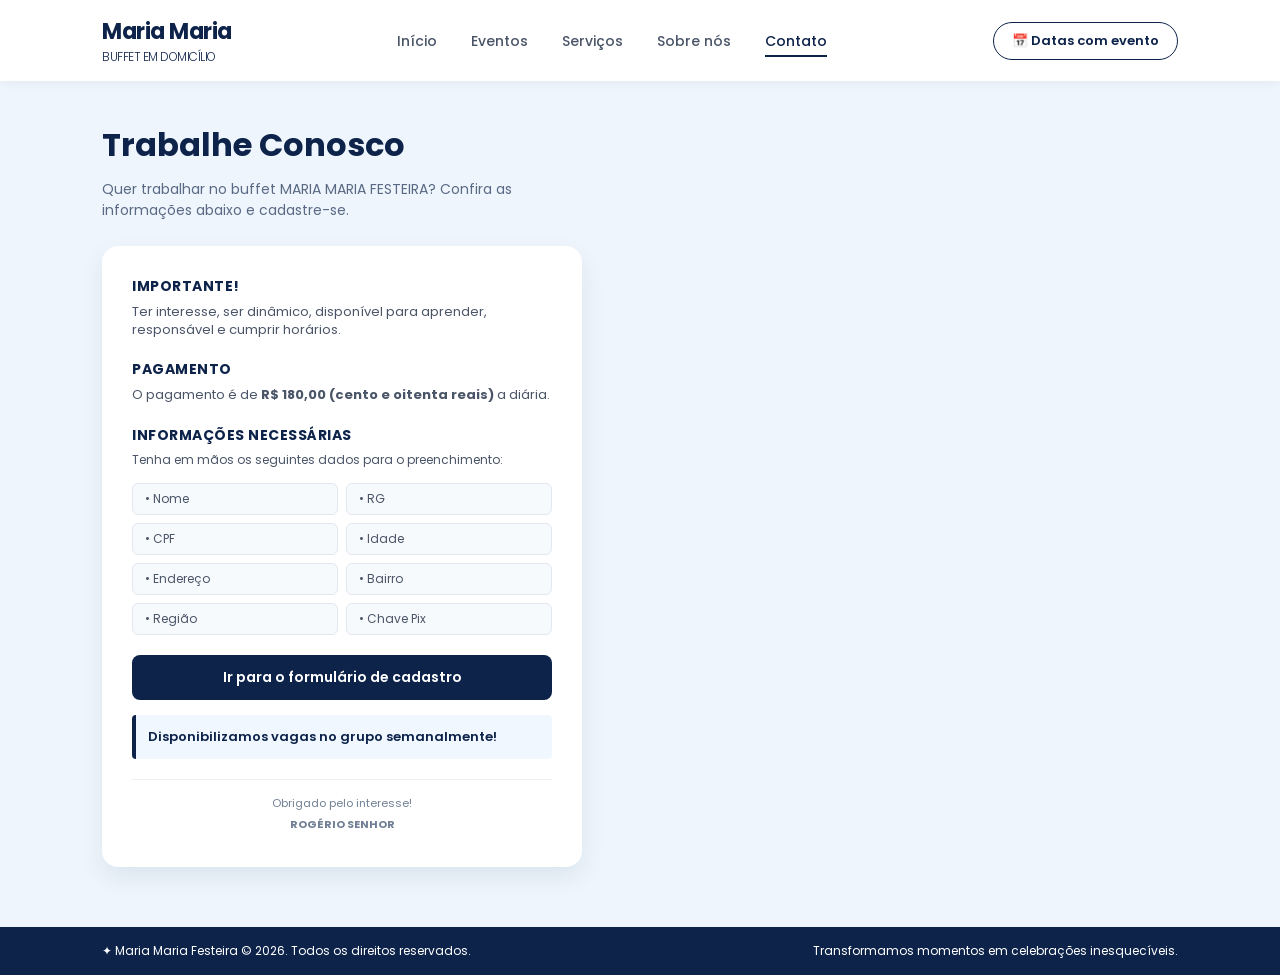
<file: index.html>
<!DOCTYPE html>
<html lang="pt-BR">
<head>
    <meta charset="UTF-8">
    <meta name="viewport" content="width=device-width, initial-scale=1.0">
    <title>Trabalhe Conosco - Maria Maria Festeira</title>
    <link rel="icon" href="favicon.ico"/>
    <link rel="preconnect" href="https://fonts.googleapis.com">
    <link rel="preconnect" href="https://fonts.gstatic.com" crossorigin>
    <link href="https://fonts.googleapis.com/css2?family=Poppins:wght@300;400;600;700&display=swap" rel="stylesheet">
    <link rel="stylesheet" href="estilos/regras.css">
</head>
<body>

    <!-- Header / Navbar estilo a imagem -->
    <header>
        <div class="logo">Maria Maria <span style="font-size: 12px; display: block; font-weight: 300;">BUFFET EM DOMICÍLIO</span></div>
        <nav>
            <a href="#">Início</a>
            <a href="#">Eventos</a>
            <a href="#">Serviços</a>
            <a href="#">Sobre nós</a>
            <a href="#" class="active">Contato</a>
        </nav>
        <a href="vagas.html" class="btn-header">📅 Datas com evento</a>
    </header>

    <!-- Conteúdo principal -->
    <div class="main-container">
        <div class="content-section">
            <h1 class="title-hero">Trabalhe Conosco</h1>
            <p class="subtitle-hero">Quer trabalhar no buffet MARIA MARIA FESTEIRA? Confira as informações abaixo e cadastre-se.</p>

            <div class="card">
                <div class="info-block">
                    <h3>Importante!</h3>
                    <p>Ter interesse, ser dinâmico, disponível para aprender, responsável e cumprir horários.</p>
                </div>

                <div class="info-block">
                    <h3>Pagamento</h3>
                    <p>O pagamento é de <strong>R$ 180,00 (cento e oitenta reais)</strong> a diária.</p>
                </div>

                <div class="info-block">
                    <h3>Informações Necessárias</h3>
                    <p style="font-size: 12px;">Tenha em mãos os seguintes dados para o preenchimento:</p>
                    <ul class="fields-list">
                        <li>• Nome</li>
                        <li>• RG</li>
                        <li>• CPF</li>
                        <li>• Idade</li>
                        <li>• Endereço</li>
                        <li>• Bairro</li>
                        <li>• Região</li>
                        <li>• Chave Pix</li>
                    </ul>
                </div>

                <a href="formulario.html" class="btn-submit">Ir para o formulário de cadastro</a>

                <div class="highlight-box">
                    Disponibilizamos vagas no grupo semanalmente!
                </div>

                <div class="card-footer">
                    <p>Obrigado pelo interesse!</p>
                    <p class="signature">ROGÉRIO SENHOR</p>
                </div>
            </div>
        </div>

        <div class="image-section"></div>
    </div>

    <!-- Rodapé -->
    <footer>
        <div>✦ Maria Maria Festeira © 2026. Todos os direitos reservados.</div>
        <div>Transformamos momentos em celebrações inesquecíveis.</div>
    </footer>

</body>
</html>
</file>
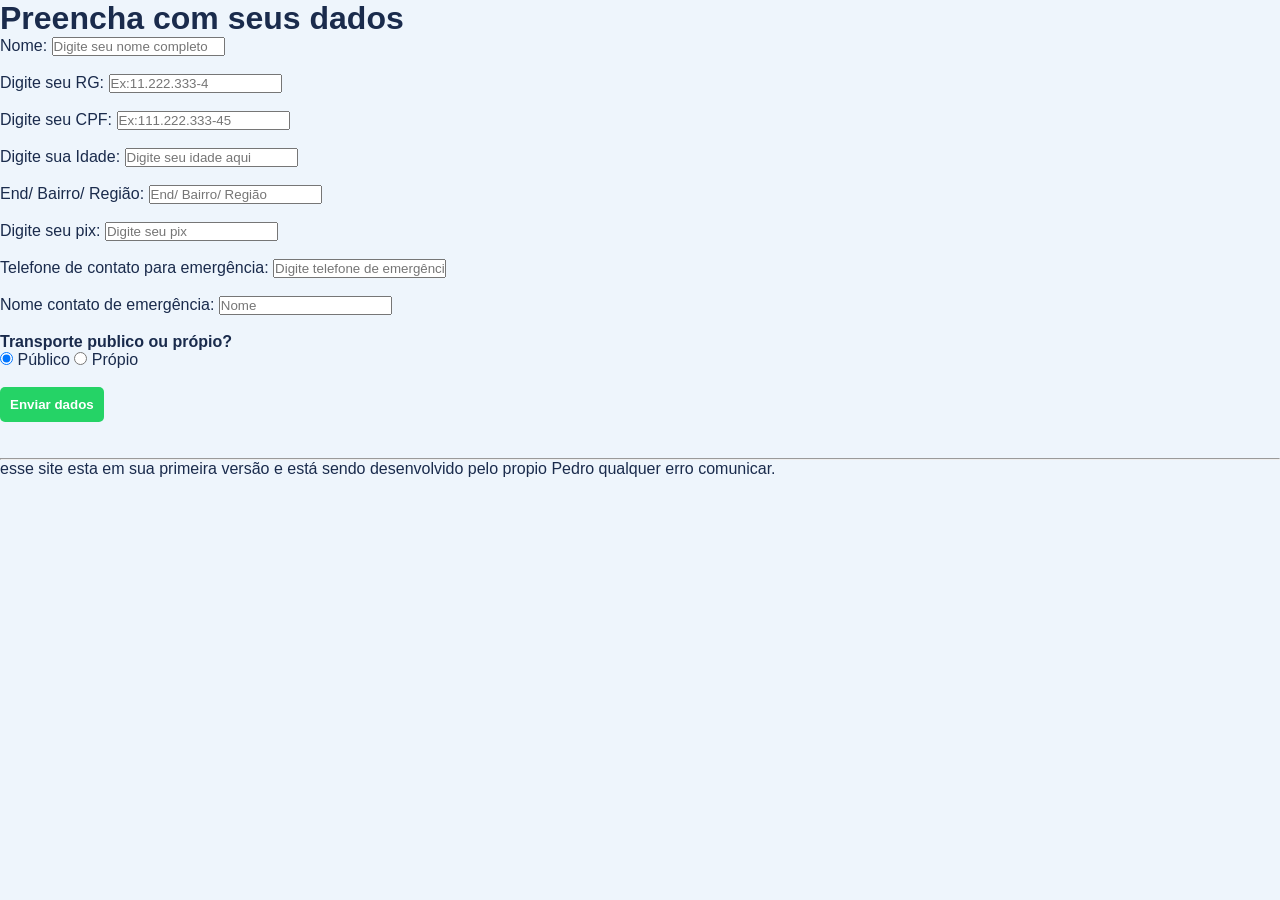
<file: formulario.html>
<!DOCTYPE html>
<html lang="en">
<head>
    <meta charset="UTF-8">
    <meta name="viewport" content="width=device-width, initial-scale=1.0">
    <title>Form maria maria</title>
    <link rel="icon" href="favicon.ico"/>
   <link rel="stylesheet" href="estilos/form_t.css">
</head>
<body>
    
    <h1>Preencha com seus dados</h1> 
    <form>
        <!--Formulario de Nome -->
        <label for="campo_nome">Nome:</label>
        <input id="campo_nome" type="text" placeholder="Digite seu nome completo" required><br><br>
        
        <!--Formulario de RG-->
        <label for="campo_rg">Digite seu RG:</label>
        <input id="campo_rg" type="text" placeholder="Ex:11.222.333-4" required><br><br>
        
        <!--Formulario de cpf -->
        <label for="campo_cpf">Digite seu CPF:</label>
        <input id="campo_cpf" type="text" placeholder="Ex:111.222.333-45" required><br><br>
        
        <!--Formulario de Idade -->
        <label for="campo_idade">Digite sua Idade:</label>
        <input id="campo_idade" type="text" placeholder="Digite seu idade aqui" required><br><br>
        
        <!--Formulario de endereço -->
        <label for="campo_end">End/ Bairro/ Região:</label>
        <input id="campo_end" type="text" placeholder="End/ Bairro/ Região" required><br><br>
        
        <!--Formulario de pix -->
        <label for="campo_pix">Digite seu pix:</label>
        <input id="campo_pix" type="text" placeholder="Digite seu pix" required><br><br>

        <!--Formulario de Telefone para contato -->
        <label for="campo_contato">Telefone de contato para emergência:</label>
        <input id="campo_contato" type="text" placeholder="Digite telefone de emergência" required><br><br>

         <!--Formulario de nome do contato -->
        <label for="campo_name_contato">Nome contato de emergência:</label>
        <input id="campo_name_contato" type="text" placeholder="Nome" required><br><br>

        <!--escolha de transporte publico ou propio-->
        <p><strong>Transporte publico ou própio?</strong></p>
        <input type="radio" id="op_pub" name="saudacao" value="Público" checked>
        <label for="op_pub">Público</label>

        <input type="radio" id="op_priv" name="saudacao" value="Própio">
        <label for="op_priv">Própio</label>
        <br><br>
        <!--botao para envio-->
        <button type="button" onclick="enviarParaWhatsapp()" style="background-color: #25D366; color: white; padding: 10px; border: none; border-radius: 5px; cursor: pointer; font-weight: bold;">
            Enviar dados
        </button>
        
    </form>
    <script>
function enviarParaWhatsapp() {
    // 1. Pega os valores dos campos
    const nome = document.getElementById('campo_nome').value;
    const rg = document.getElementById('campo_rg').value;
    const cpf = document.getElementById('campo_cpf').value;
    const idade = document.getElementById('campo_idade').value;
    const endereco = document.getElementById('campo_end').value;
    const pix = document.getElementById('campo_pix').value;
    const contato = document.getElementById('campo_contato').value;
    const name = document.getElementById('campo_name_contato').value;

    if (nome === "" || rg === "" || cpf === "" || idade === "" || endereco === "" || pix === "") {
        alert("Por favor, preencha todos os campos antes de enviar!");
        return 0;} // Isso faz a função parar aqui e não abre o WhatsApp

    // --- NOVA LINHA PARA PEGAR A ESCOLHA ---
    // Ele procura qual input com o nome 'saudacao' está marcado (:checked)
    const saudacao = document.querySelector('input[name="saudacao"]:checked').value;

    // 2. Define o seu número de WhatsApp (55 + DDD + Numero)
    const meuNumero = "5511974723501"; 

    // 3. Monta a mensagem (o \n serve para quebrar a linha no WhatsApp)
    const mensagem = "Olá! Seguem meus dados:\n\n" +
                     "*Nome:* " + nome + "\n" +
                     "*RG:* " + rg + "\n" +
                     "*CPF:* " + cpf + "\n" +
                     "*Idade:* " + idade + "\n" +
                     "*Endereço:* " + endereco + "\n" +
                     "*Pix:* " + pix + "\n" +
                     "*Telefone para contato:* " + contato + "\n" +
                     "*Nome:* " + name + "\n" +
                     "*Transporte publico ou própio?:* " + saudacao;

    // 4. Codifica a mensagem para o formato de link (URL)
    const mensagemCodificada = encodeURIComponent(mensagem);

    // 5. Abre o link do WhatsApp em uma nova aba
    window.open("https://wa.me/" + meuNumero + "?text=" + mensagemCodificada, "_blank");
}
</script><br><br>
<hr>
<p>esse site esta em sua primeira versão e está sendo desenvolvido pelo propio Pedro qualquer erro comunicar.</p>
</body>
</html>
</file>
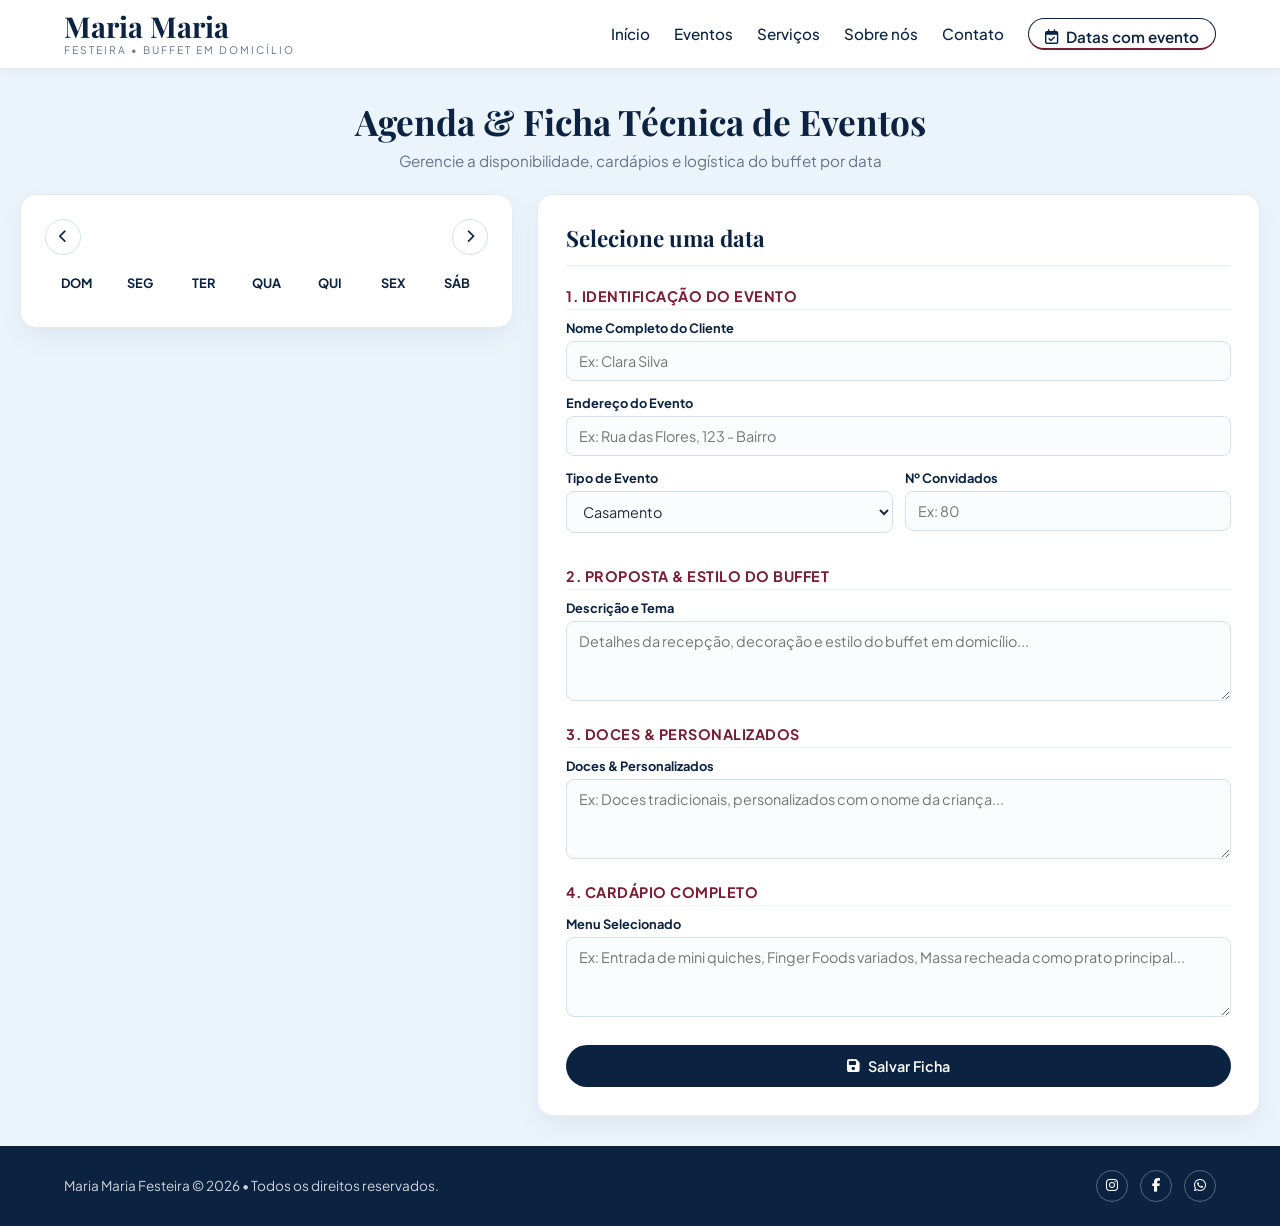
<file: vagas.html>
<!DOCTYPE html>
<html lang="pt-BR">
<head>
  <meta charset="UTF-8" />
  <meta name="viewport" content="width=device-width, initial-scale=1.0" />
  <title>Maria Maria Festeira - Gestão de Eventos</title>
  
  <!-- Fontes Google -->
  <link rel="preconnect" href="https://fonts.googleapis.com">
  <link rel="preconnect" href="https://fonts.gstatic.com" crossorigin>
  <link href="https://fonts.googleapis.com/css2?family=Playfair+Display:ital,wght@0,500;0,700;1,400&family=Plus+Jakarta+Sans:wght@400;500;600;700&display=swap" rel="stylesheet">
  <link rel="stylesheet" href="estilos/calendario.css">
  <!-- Ícones FontAwesome -->
  <link rel="stylesheet" href="https://cdnjs.cloudflare.com/ajax/libs/font-awesome/6.4.0/css/all.min.css">
</head>
<body>

  <!-- BARRA DE NAVEGAÇÃO -->
  <nav class="navbar">
    <a href="#" class="brand-logo">
      <span class="logo-title">Maria Maria</span>
      <span class="logo-subtitle">Festeira • Buffet em Domicílio</span>
    </a>
    <ul class="nav-menu">
      <li><a href="#">Início</a></li>
      <li><a href="#">Eventos</a></li>
      <li><a href="#">Serviços</a></li>
      <li><a href="#">Sobre nós</a></li>
      <li><a href="#">Contato</a></li>
      <li><a href="#" class="btn-nav-action active"><i class="fa-regular fa-calendar-check"></i> Datas com evento</a></li>
    </ul>
  </nav>

  <!-- CONTEÚDO PRINCIPAL -->
  <div class="main-wrapper">
    <div class="page-title-box">
      <h1>Agenda & Ficha Técnica de Eventos</h1>
      <p>Gerencie a disponibilidade, cardápios e logística do buffet por data</p>
    </div>

    <div class="app-container">
      <!-- CALENDÁRIO -->
      <div class="calendar-card">
        <div class="calendar-header">
          <button id="prevBtn"><i class="fa-solid fa-chevron-left"></i></button>
          <h2 id="monthYear"></h2>
          <button id="nextBtn"><i class="fa-solid fa-chevron-right"></i></button>
        </div>
        <div class="weekdays">
          <div>Dom</div><div>Seg</div><div>Ter</div><div>Qua</div><div>Qui</div><div>Sex</div><div>Sáb</div>
        </div>
        <div class="days-grid" id="daysGrid"></div>
      </div>

      <!-- FICHA TÉCNICA DETALHADA -->
      <div class="details-card">
        <div class="details-header">
          <h3 id="selectedDateTitle">Selecione uma data</h3>
        </div>

        <div class="event-tabs" id="eventTabsContainer" style="display: none;"></div>

        <form id="detailedForm">
          <!-- 1. Identificação -->
          <div class="section-title">1. Identificação do Evento</div>
          
          <div class="form-group">
            <label>Nome Completo do Cliente</label>
            <input type="text" id="clientName" placeholder="Ex: Clara Silva" required />
          </div>

          <div class="form-group">
            <label>Endereço do Evento</label>
            <input type="text" id="eventAddress" placeholder="Ex: Rua das Flores, 123 - Bairro" />
          </div>

          <div class="row">
            <div class="form-group">
              <label>Tipo de Evento</label>
              <select id="eventType">
                <option value="Casamento">Casamento</option>
                <option value="Aniversário">Aniversário</option>
                <option value="Corporativo">Corporativo</option>
                <option value="Outro">Outro</option>
              </select>
            </div>
            <div class="form-group">
              <label>Nº Convidados</label>
              <input type="number" id="guestCount" placeholder="Ex: 80" />
            </div>
          </div>

          <!-- 2. Descrição -->
          <div class="section-title">2. Proposta & Estilo do Buffet</div>
          <div class="form-group">
            <label>Descrição e Tema</label>
            <textarea id="eventDescription" placeholder="Detalhes da recepção, decoração e estilo do buffet em domicílio..."></textarea>
          </div>

          <!-- 3. Cronograma -->
          <div class="section-title">3. Doces & Personalizados</div>
          <div class="form-group">
            <label>Doces & Personalizados</label>
            <textarea id="eventSchedule" placeholder="Ex: Doces tradicionais, personalizados com o nome da criança..."></textarea>
          </div>

          <!-- 4. Cardápio -->
          <div class="section-title">4. Cardápio Completo</div>
          <div class="form-group">
            <label>Menu Selecionado</label>
            <textarea id="menuDetailed" placeholder="Ex: Entrada de mini quiches, Finger Foods variados, Massa recheada como prato principal..."></textarea>
          </div>

          <div class="actions">
            <button type="submit" class="btn btn-save"><i class="fa-solid fa-floppy-disk"></i> Salvar Ficha</button>
            <button type="button" class="btn btn-print" id="printBtn" style="display: none;"><i class="fa-solid fa-print"></i> PDF / Imprimir</button>
            <button type="button" class="btn btn-delete" id="deleteBtn" style="display: none;"><i class="fa-solid fa-trash-can"></i> Excluir</button>
          </div>
        </form>
      </div>
    </div>
  </div>

  <!-- RODAPÉ -->
  <footer class="footer">
    <div class="footer-left">
      <span>Maria Maria Festeira © 2026 • Todos os direitos reservados.</span>
    </div>
    <div class="footer-socials">
      <a href="#"><i class="fa-brands fa-instagram"></i></a>
      <a href="#"><i class="fa-brands fa-facebook-f"></i></a>
      <a href="#"><i class="fa-brands fa-whatsapp"></i></a>
    </div>
  </footer>

  <!-- SCRIPT EXTERNO NA PASTA JS -->
  <script>
let currentDate = new Date();
let selectedDateKey = "";
let activeEventIndex = null;
let events = {};

const monthYearElem = document.getElementById('monthYear');
const daysGrid = document.getElementById('daysGrid');
const selectedDateTitle = document.getElementById('selectedDateTitle');
const eventTabsContainer = document.getElementById('eventTabsContainer');
const detailedForm = document.getElementById('detailedForm');
const deleteBtn = document.getElementById('deleteBtn');
const printBtn = document.getElementById('printBtn');

// Funções auxiliares para leitura/preenchimento seguro dos inputs
function getValue(id) {
  const el = document.getElementById(id);
  return el ? el.value : '';
}

function setValue(id, val) {
  const el = document.getElementById(id);
  if (el) el.value = val || '';
}

// Limpa quebras de linha excessivas mantendo apenas 1 entre parágrafos
function limparQuebrasExcessivas(texto) {
  if (!texto) return '';
  return texto.replace(/\n\s*\n+/g, '\n').trim();
}

// CARREGAR EVENTOS DO BANCO
function carregarEventosDoBanco() {
  fetch('P_H_P/buscar_eventos.php')
    .then(res => res.json())
    .then(data => {
      events = data;
      renderCalendar();
      if (selectedDateKey) {
        renderTabs();
      }
    })
    .catch(err => console.error("Erro ao buscar eventos:", err));
}

function renderCalendar() {
  daysGrid.innerHTML = '';
  const year = currentDate.getFullYear();
  const month = currentDate.getMonth();

  const monthNames = ["Janeiro", "Fevereiro", "Março", "Abril", "Maio", "Junho", "Julho", "Agosto", "Setembro", "Outubro", "Novembro", "Dezembro"];
  monthYearElem.innerText = `${monthNames[month]} ${year}`;

  const firstDayIndex = new Date(year, month, 1).getDay();
  const lastDay = new Date(year, month + 1, 0).getDate();

  for (let i = 0; i < firstDayIndex; i++) {
    const emptyCell = document.createElement('div');
    emptyCell.classList.add('day-cell', 'empty');
    daysGrid.appendChild(emptyCell);
  }

  for (let day = 1; day <= lastDay; day++) {
    const dateKey = `${year}-${String(month + 1).padStart(2, '0')}-${String(day).padStart(2, '0')}`;
    const cell = document.createElement('div');
    cell.classList.add('day-cell');
    
    if (dateKey === selectedDateKey) cell.classList.add('selected');

    const dayNum = document.createElement('span');
    dayNum.classList.add('day-num');
    dayNum.innerText = day;
    cell.appendChild(dayNum);

    if (events[dateKey] && events[dateKey].length > 0) {
      events[dateKey].forEach((ev) => {
        const badge = document.createElement('div');
        badge.classList.add('event-indicator');
        badge.innerText = ev.name || 'Evento sem título';
        cell.appendChild(badge);
      });
    }

    cell.addEventListener('click', () => selectDate(dateKey, cell));
    daysGrid.appendChild(cell);
  }
}

function selectDate(dateKey, element) {
  selectedDateKey = dateKey;
  document.querySelectorAll('.day-cell').forEach(c => c.classList.remove('selected'));
  element.classList.add('selected');

  const [y, m, d] = dateKey.split('-');
  selectedDateTitle.innerText = `Ficha do Evento - ${d}/${m}/${y}`;

  if (!events[dateKey]) events[dateKey] = [];

  if (events[dateKey].length > 0) {
    loadEventIntoForm(0);
  } else {
    prepareNewEventForm();
  }

  renderTabs();
}

function renderTabs() {
  eventTabsContainer.innerHTML = '';
  const dayEvents = events[selectedDateKey] || [];

  if (dayEvents.length === 0) {
    eventTabsContainer.style.display = 'none';
    return;
  }

  eventTabsContainer.style.display = 'flex';

  dayEvents.forEach((ev, idx) => {
    const tab = document.createElement('button');
    tab.type = 'button';
    tab.classList.add('tab-btn');
    if (idx === activeEventIndex) tab.classList.add('active');
    tab.innerText = ev.name ? ev.name.substring(0, 18) + '...' : `Evento ${idx + 1}`;
    tab.addEventListener('click', () => loadEventIntoForm(idx));
    eventTabsContainer.appendChild(tab);
  });

  const addTab = document.createElement('button');
  addTab.type = 'button';
  addTab.classList.add('tab-btn', 'new-btn');
  addTab.innerText = '+ Criar Outro Evento';
  addTab.addEventListener('click', prepareNewEventForm);
  eventTabsContainer.appendChild(addTab);
}

function loadEventIntoForm(index) {
  activeEventIndex = index;
  const ev = events[selectedDateKey][index];

  setValue('clientName', ev.name);
  setValue('eventAddress', ev.address); // Novo campo de endereço
  setValue('eventType', ev.type || 'Casamento');
  setValue('guestCount', ev.guests);
  setValue('eventDescription', ev.description);
  setValue('eventSchedule', ev.schedule);
  setValue('menuDetailed', ev.menu);

  deleteBtn.style.display = 'inline-flex';
  printBtn.style.display = 'inline-flex';
  renderTabs();
}

function prepareNewEventForm() {
  activeEventIndex = null;
  detailedForm.reset();
  deleteBtn.style.display = 'none';
  printBtn.style.display = 'none';
  renderTabs();
}

detailedForm.addEventListener('submit', (e) => {
  e.preventDefault();
  if (!selectedDateKey) {
    alert("Por favor, selecione uma data no calendário.");
    return;
  }

  const currentEvent = (events[selectedDateKey] && activeEventIndex !== null) ? events[selectedDateKey][activeEventIndex] : null;

  const eventData = {
    id: currentEvent ? currentEvent.id : null,
    data_evento: selectedDateKey,
    name: getValue('clientName'),
    address: getValue('eventAddress'), // Enviando o campo de endereço separado
    type: getValue('eventType'),
    guests: getValue('guestCount'),
    description: getValue('eventDescription'),
    schedule: getValue('eventSchedule'),
    menu: getValue('menuDetailed')
  };

  fetch('P_H_P/salvar_evento.php', {
    method: 'POST',
    headers: { 'Content-Type': 'application/json' },
    body: JSON.stringify(eventData)
  })
  .then(async response => {
    const isJson = response.headers.get('content-type')?.includes('application/json');
    const data = isJson ? await response.json() : null;

    if (!response.ok) {
      const error = (data && data.erro) || response.statusText;
      return Promise.reject(error);
    }

    if (data && data.sucesso) {
      alert("Ficha do evento salva com sucesso no Banco de Dados!");
      carregarEventosDoBanco();
    } else {
      alert("Erro no servidor: " + (data ? data.erro : "Resposta inválida"));
    }
  })
  .catch(error => {
    alert("Erro ao conectar com o arquivo em P_H_P/salvar_evento.php:\n" + error);
  });
});

deleteBtn.addEventListener('click', () => {
  if (selectedDateKey && activeEventIndex !== null && events[selectedDateKey]) {
    const ev = events[selectedDateKey][activeEventIndex];
    if (confirm("Deseja realmente excluir esta ficha do Banco de Dados?")) {
      fetch('P_H_P/excluir_evento.php', {
        method: 'POST',
        headers: { 'Content-Type': 'application/json' },
        body: JSON.stringify({ id: ev.id })
      })
      .then(res => res.json())
      .then(res => {
        if (res.sucesso) {
          alert("Evento excluído!");
          prepareNewEventForm();
          carregarEventosDoBanco();
        } else {
          alert("Erro ao excluir: " + res.erro);
        }
      });
    }
  }
});

printBtn.addEventListener('click', () => {
  const camposTexto = ['eventDescription', 'eventSchedule', 'menuDetailed'];
  const estilosOriginais = {};

  // Otimiza texto e expande a altura de todos os textareas para mostrar o texto completo no papel
  camposTexto.forEach(id => {
    const el = document.getElementById(id);
    if (el) {
      estilosOriginais[id] = {
        value: el.value,
        height: el.style.height
      };
      
      // Limpa quebras excessivas
      el.value = limparQuebrasExcessivas(el.value);
      
      // Ajusta a altura do campo para o tamanho real do conteúdo
      el.style.height = 'auto';
      el.style.height = el.scrollHeight + 'px';
    }
  });

  // Dispara a impressão do navegador
  window.print();

  // Restaura o layout original na tela do usuário
  setTimeout(() => {
    camposTexto.forEach(id => {
      const el = document.getElementById(id);
      if (el && estilosOriginais[id]) {
        el.value = estilosOriginais[id].value;
        el.style.height = estilosOriginais[id].height;
      }
    });
  }, 500);
});

document.getElementById('prevBtn').addEventListener('click', () => {
  currentDate.setMonth(currentDate.getMonth() - 1);
  renderCalendar();
});

document.getElementById('nextBtn').addEventListener('click', () => {
  currentDate.setMonth(currentDate.getMonth() + 1);
  renderCalendar();
});

carregarEventosDoBanco();</script>
</body>
</html>
</file>
<file: estilos/regras.css>
* {
            margin: 0;
            padding: 0;
            box-sizing: border-box;
            font-family: 'Poppins', sans-serif;
        }

        body {
            background-color: #eef5fc;
            color: #1a2b4c;
            min-height: 100vh;
            display: flex;
            flex-direction: column;
        }

        /* Navbar */
        header {
            background: #ffffff;
            padding: 15px 8%;
            display: flex;
            justify-content: space-between;
            align-items: center;
            box-shadow: 0 2px 10px rgba(0, 0, 0, 0.05);
        }

        .logo {
            font-size: 22px;
            font-weight: 700;
            color: #0d234a;
            letter-spacing: -0.5px;
        }

        nav a {
            margin: 0 15px;
            text-decoration: none;
            color: #4a5568;
            font-size: 14px;
            font-weight: 500;
            transition: color 0.3s;
        }

        nav a.active, nav a:hover {
            color: #0d234a;
            border-bottom: 2px solid #0d234a;
            padding-bottom: 4px;
        }

        .btn-header {
            border: 1px solid #0d234a;
            color: #0d234a;
            padding: 8px 18px;
            border-radius: 20px;
            text-decoration: none;
            font-size: 13px;
            font-weight: 600;
        }

        /* Hero Container (Dividido em Form/Card e Imagem) */
        .main-container {
            display: flex;
            flex: 1;
            min-height: calc(100vh - 120px);
            position: relative;
            overflow: hidden;
        }

        .content-section {
            flex: 1;
            padding: 40px 6% 60px 8%;
            display: flex;
            flex-direction: column;
            justify-content: center;
            z-index: 2;
        }

        .image-section {
            flex: 1;
            background: url('https://images.unsplash.com/photo-1519167758481-83f550bb49b3?q=80&w=1200&auto=format&fit=crop') center/cover no-repeat;
            border-top-left-radius: 180px;
            border-bottom-left-radius: 180px;
            position: relative;
        }

        /* Cartão Centralizado */
        .title-hero {
            font-size: 32px;
            color: #0d234a;
            margin-bottom: 10px;
            font-weight: 700;
        }

        .subtitle-hero {
            color: #5a6a85;
            font-size: 14px;
            margin-bottom: 25px;
            max-width: 480px;
            line-height: 1.5;
        }

        .card {
            background: #ffffff;
            padding: 30px;
            border-radius: 16px;
            box-shadow: 0 10px 25px rgba(13, 35, 74, 0.08);
            max-width: 480px;
            width: 100%;
        }

        .info-block {
            margin-bottom: 20px;
        }

        .info-block h3 {
            font-size: 14px;
            text-transform: uppercase;
            letter-spacing: 0.5px;
            color: #0d234a;
            margin-bottom: 6px;
            font-weight: 700;
        }

        .info-block p {
            font-size: 13px;
            color: #4a5568;
            line-height: 1.4;
        }

        .highlight-box {
            background: #f0f7ff;
            border-left: 4px solid #0d234a;
            padding: 12px;
            border-radius: 4px;
            margin: 15px 0;
            font-size: 13px;
            font-weight: 600;
            color: #0d234a;
        }

        ul.fields-list {
            display: grid;
            grid-template-columns: repeat(2, 1fr);
            gap: 8px;
            list-style: none;
            margin: 15px 0;
        }

        ul.fields-list li {
            font-size: 12px;
            background: #f7fafc;
            padding: 6px 12px;
            border-radius: 6px;
            border: 1px solid #e2e8f0;
            color: #4a5568;
        }

        .btn-submit {
            display: block;
            width: 100%;
            background: #0d234a;
            color: #ffffff;
            text-align: center;
            padding: 12px;
            border-radius: 8px;
            text-decoration: none;
            font-weight: 600;
            font-size: 14px;
            margin-top: 15px;
            transition: background 0.3s;
        }

        .btn-submit:hover {
            background: #163772;
        }

        .card-footer {
            margin-top: 20px;
            padding-top: 15px;
            border-top: 1px solid #edf2f7;
            text-align: center;
        }

        .card-footer p {
            font-size: 11px;
            color: #718096;
            margin-bottom: 4px;
        }

        .signature {
            font-weight: 700;
            color: #0d234a;
            font-size: 13px;
        }

        /* Rodapé */
        footer {
            background: #0d234a;
            color: #ffffff;
            padding: 15px 8%;
            display: flex;
            justify-content: space-between;
            align-items: center;
            font-size: 12px;
        }

        /* Adaptabilidade para telas menores */
        @media (max-width: 900px) {
            .main-container {
                flex-direction: column;
            }
            .image-section {
                display: none;
            }
            .content-section {
                padding: 30px 20px;
                align-items: center;
            }
        }
</file>
<file: estilos/form_t.css>
* {
            margin: 0;
            padding: 0;
            box-sizing: border-box;
            font-family: 'Poppins', sans-serif;
        }

        body {
            background-color: #eef5fc;
            color: #1a2b4c;
            min-height: 100vh;
            display: flex;
            flex-direction: column;
        }

        /* Navbar */
        header {
            background: #ffffff;
            padding: 15px 8%;
            display: flex;
            justify-content: space-between;
            align-items: center;
            box-shadow: 0 2px 10px rgba(0, 0, 0, 0.05);
        }

        .logo {
            font-size: 22px;
            font-weight: 700;
            color: #0d234a;
            letter-spacing: -0.5px;
        }

        nav a {
            margin: 0 15px;
            text-decoration: none;
            color: #4a5568;
            font-size: 14px;
            font-weight: 500;
            transition: color 0.3s;
        }

        nav a.active, nav a:hover {
            color: #0d234a;
            border-bottom: 2px solid #0d234a;
            padding-bottom: 4px;
        }

        .btn-header {
            border: 1px solid #0d234a;
            color: #0d234a;
            padding: 8px 18px;
            border-radius: 20px;
            text-decoration: none;
            font-size: 13px;
            font-weight: 600;
        }

        /* Container Principal */
        .main-container {
            display: flex;
            flex: 1;
            min-height: calc(100vh - 120px);
            position: relative;
            overflow: hidden;
        }

        .content-section {
            flex: 1;
            padding: 40px 6% 60px 8%;
            display: flex;
            flex-direction: column;
            justify-content: center;
            z-index: 2;
        }

        .image-section {
            flex: 1;
            background: url('https://images.unsplash.com/photo-1519167758481-83f550bb49b3?q=80&w=1200&auto=format&fit=crop') center/cover no-repeat;
            border-top-left-radius: 180px;
            border-bottom-left-radius: 180px;
            position: relative;
        }

        /* Títulos */
        .title-hero {
            font-size: 28px;
            color: #0d234a;
            margin-bottom: 6px;
            font-weight: 700;
        }

        .subtitle-hero {
            color: #5a6a85;
            font-size: 14px;
            margin-bottom: 20px;
            max-width: 500px;
            line-height: 1.5;
        }

        /* Cartão do Formulário */
        .card {
            background: #ffffff;
            padding: 30px;
            border-radius: 16px;
            box-shadow: 0 10px 25px rgba(13, 35, 74, 0.08);
            max-width: 520px;
            width: 100%;
        }

        .form-group {
            margin-bottom: 14px;
        }

        .form-group label {
            display: block;
            font-size: 12px;
            font-weight: 600;
            color: #0d234a;
            margin-bottom: 5px;
        }

        .form-group input[type="text"] {
            width: 100%;
            padding: 10px 14px;
            border: 1px solid #cbd5e0;
            border-radius: 8px;
            font-size: 13px;
            color: #2d3748;
            outline: none;
            transition: all 0.2s ease;
            background: #f8fafc;
        }

        .form-group input[type="text"]:focus {
            border-color: #0d234a;
            background: #ffffff;
            box-shadow: 0 0 0 3px rgba(13, 35, 74, 0.1);
        }

        .form-row {
            display: flex;
            gap: 12px;
        }

        .form-row .form-group {
            flex: 1;
        }

        /* Opções Radio */
        .radio-section {
            margin: 18px 0;
            padding: 12px;
            background: #f7fafc;
            border-radius: 8px;
            border: 1px solid #edf2f7;
        }

        .radio-title {
            font-size: 12px;
            font-weight: 600;
            color: #0d234a;
            margin-bottom: 8px;
            display: block;
        }

        .radio-options {
            display: flex;
            gap: 20px;
        }

        .radio-label {
            display: flex;
            align-items: center;
            gap: 6px;
            font-size: 13px;
            color: #4a5568;
            cursor: pointer;
        }

        .radio-label input[type="radio"] {
            accent-color: #0d234a;
            cursor: pointer;
        }

        /* Botão WhatsApp */
        .btn-whatsapp {
            display: flex;
            align-items: center;
            justify-content: center;
            gap: 8px;
            width: 100%;
            background: #25D366;
            color: #ffffff;
            border: none;
            padding: 12px;
            border-radius: 8px;
            font-weight: 600;
            font-size: 14px;
            cursor: pointer;
            transition: background 0.3s;
            margin-top: 10px;
        }

        .btn-whatsapp:hover {
            background: #1eb956;
        }

        .dev-note {
            margin-top: 15px;
            padding-top: 12px;
            border-top: 1px solid #edf2f7;
            font-size: 11px;
            color: #718096;
            text-align: center;
        }

        /* Rodapé */
        footer {
            background: #0d234a;
            color: #ffffff;
            padding: 15px 8%;
            display: flex;
            justify-content: space-between;
            align-items: center;
            font-size: 12px;
        }

        /* Adaptabilidade para telas menores */
        @media (max-width: 900px) {
            .main-container {
                flex-direction: column;
            }
            .image-section {
                display: none;
            }
            .content-section {
                padding: 30px 20px;
                align-items: center;
            }
            .form-row {
                flex-direction: column;
                gap: 0;
            }
        }
</file>
<file: estilos/calendario.css>
:root {
      --primary-navy: #0B2341;
      --secondary-navy: #163860;
      --accent-burgundy: #7A1C32;
      --bg-soft-blue: #EBF3FB;
      --card-bg: #FFFFFF;
      --text-main: #1E293B;
      --text-muted: #64748B;
      --border-color: #D0E1F0;
    }

    * { box-sizing: border-box; margin: 0; padding: 0; font-family: 'Plus Jakarta Sans', sans-serif; }
    
    body { 
      background-color: var(--bg-soft-blue); 
      color: var(--text-main); 
      display: flex;
      flex-direction: column;
      min-height: 100vh;
    }

    /* NAV BAR - Estilo Maria Maria Festeira */
    .navbar {
      background: #ffffff;
      padding: 12px 5%;
      display: flex;
      justify-content: space-between;
      align-items: center;
      box-shadow: 0 2px 10px rgba(11, 35, 65, 0.05);
      position: sticky;
      top: 0;
      z-index: 100;
    }

    .brand-logo {
      display: flex;
      flex-direction: column;
      text-decoration: none;
    }

    .logo-title {
      font-family: 'Playfair Display', serif;
      font-size: 1.8rem;
      font-weight: 700;
      color: var(--primary-navy);
      line-height: 1;
    }

    .logo-subtitle {
      font-size: 0.65rem;
      letter-spacing: 2px;
      text-transform: uppercase;
      color: var(--text-muted);
      margin-top: 2px;
    }

    .nav-menu {
      display: flex;
      gap: 24px;
      list-style: none;
      align-items: center;
    }

    .nav-menu a {
      text-decoration: none;
      color: var(--primary-navy);
      font-weight: 500;
      font-size: 0.95rem;
      transition: color 0.2s;
    }

    .nav-menu a:hover, .nav-menu a.active {
      color: var(--accent-burgundy);
      border-bottom: 2px solid var(--accent-burgundy);
      padding-bottom: 2px;
    }

    .btn-nav-action {
      background: transparent;
      border: 1.5px solid var(--primary-navy);
      color: var(--primary-navy) !important;
      padding: 8px 16px;
      border-radius: 20px;
      display: flex;
      align-items: center;
      gap: 8px;
      font-weight: 600 !important;
    }

    /* CONTAINER PRINCIPAL */
    .main-wrapper {
      flex: 1;
      max-width: 1350px;
      width: 100%;
      margin: 30px auto;
      padding: 0 20px;
    }

    .page-title-box {
      margin-bottom: 24px;
      text-align: center;
    }

    .page-title-box h1 {
      font-family: 'Playfair Display', serif;
      color: var(--primary-navy);
      font-size: 2.2rem;
      margin-bottom: 6px;
    }

    .page-title-box p {
      color: var(--text-muted);
      font-size: 0.95rem;
    }

    .app-container { 
      display: flex; 
      gap: 24px; 
      align-items: flex-start;
    }

    /* CALENDÁRIO */
    .calendar-card { 
      flex: 1; 
      min-width: 320px; 
      background: var(--card-bg); 
      padding: 24px; 
      border-radius: 16px; 
      box-shadow: 0 10px 25px rgba(11, 35, 65, 0.05); 
      border: 1px solid rgba(208, 225, 240, 0.6);
    }

    .calendar-header { 
      display: flex; 
      justify-content: space-between; 
      align-items: center; 
      margin-bottom: 20px; 
    }

    .calendar-header h2 { 
      font-family: 'Playfair Display', serif;
      margin: 0; 
      font-size: 1.3rem; 
      color: var(--primary-navy);
    }

    .calendar-header button { 
      cursor: pointer; 
      width: 36px;
      height: 36px;
      border: 1px solid var(--border-color); 
      background: #fff; 
      border-radius: 50%; 
      color: var(--primary-navy);
      display: flex;
      align-items: center;
      justify-content: center;
      transition: all 0.2s;
    }

    .calendar-header button:hover {
      background: var(--bg-soft-blue);
    }

    .weekdays { 
      display: grid; 
      grid-template-columns: repeat(7, 1fr); 
      text-align: center; 
      font-weight: 700; 
      margin-bottom: 12px; 
      color: var(--primary-navy); 
      font-size: 0.8rem; 
      text-transform: uppercase;
    }

    .days-grid { 
      display: grid; 
      grid-template-columns: repeat(7, 1fr); 
      gap: 8px; 
    }

    .day-cell { 
      min-height: 75px; 
      border-radius: 10px; 
      padding: 8px; 
      background: #F8FAFC; 
      border: 1px solid var(--border-color); 
      cursor: pointer; 
      display: flex; 
      flex-direction: column; 
      justify-content: space-between; 
      transition: all 0.2s;
    }

    .day-cell:hover { 
      background: var(--bg-soft-blue); 
      border-color: var(--secondary-navy);
    }

    .day-cell.empty { background: transparent; border: none; cursor: default; }
    
    .day-cell.selected { 
      border: 2px solid var(--primary-navy); 
      background: #E1EDF7; 
    }

    .day-num { font-size: 0.85rem; font-weight: 700; color: var(--primary-navy); }

    .event-indicator { 
      font-size: 0.68rem; 
      background: var(--primary-navy); 
      color: #fff; 
      padding: 3px 6px; 
      border-radius: 4px; 
      overflow: hidden; 
      white-space: nowrap; 
      text-overflow: ellipsis; 
      margin-top: 4px; 
      font-weight: 500;
    }

    /* FICHA DO EVENTO */
    .details-card { 
      flex: 1.5; 
      min-width: 340px; 
      background: var(--card-bg); 
      padding: 28px; 
      border-radius: 16px; 
      box-shadow: 0 10px 25px rgba(11, 35, 65, 0.05); 
      border: 1px solid rgba(208, 225, 240, 0.6);
    }

    .details-header { 
      border-bottom: 2px solid var(--bg-soft-blue); 
      padding-bottom: 12px; 
      margin-bottom: 20px; 
    }

    .details-header h3 { 
      font-family: 'Playfair Display', serif;
      margin: 0; 
      color: var(--primary-navy); 
      font-size: 1.4rem; 
    }

    /* ABAS DE EVENTOS */
    .event-tabs { display: flex; gap: 8px; overflow-x: auto; margin-bottom: 18px; padding-bottom: 6px; }
    
    .tab-btn { 
      padding: 8px 16px; 
      border-radius: 20px; 
      background: var(--bg-soft-blue); 
      border: 1px solid var(--border-color); 
      font-size: 0.82rem; 
      cursor: pointer; 
      font-weight: 600; 
      color: var(--primary-navy);
      white-space: nowrap; 
    }

    .tab-btn.active { 
      background: var(--primary-navy); 
      color: #fff; 
      border-color: var(--primary-navy); 
    }

    .tab-btn.new-btn { 
      background: #FFF; 
      color: var(--accent-burgundy); 
      border: 1px dashed var(--accent-burgundy); 
    }

    /* FORMULÁRIO */
    .section-title { 
      font-size: 0.9rem; 
      font-weight: 700; 
      color: var(--accent-burgundy); 
      margin: 20px 0 10px 0; 
      border-bottom: 1px solid var(--bg-soft-blue); 
      padding-bottom: 4px; 
      text-transform: uppercase;
      letter-spacing: 0.5px;
    }

    .form-group { margin-bottom: 14px; }
    .form-group label { display: block; font-size: 0.8rem; font-weight: 700; margin-bottom: 5px; color: var(--primary-navy); }
    
    .form-group input, .form-group select, .form-group textarea { 
      width: 100%; 
      padding: 10px 12px; 
      border: 1px solid var(--border-color); 
      border-radius: 8px; 
      font-size: 0.9rem; 
      background: #FAFCFE;
      color: var(--text-main);
      outline: none;
      transition: border-color 0.2s;
    }

    .form-group input:focus, .form-group select:focus, .form-group textarea:focus {
      border-color: var(--primary-navy);
      background: #FFF;
    }

    .form-group textarea { resize: vertical; min-height: 80px; }

    .row { display: flex; gap: 12px; }
    .row .form-group { flex: 1; }

    .actions { display: flex; gap: 10px; margin-top: 24px; flex-wrap: wrap; }
    
    .btn { 
      flex: 1; 
      min-width: 140px;
      padding: 12px; 
      border: none; 
      border-radius: 24px; 
      font-weight: 600; 
      cursor: pointer; 
      font-size: 0.9rem; 
      text-align: center; 
      display: inline-flex;
      align-items: center;
      justify-content: center;
      gap: 8px;
    }

    .btn-save { background: var(--primary-navy); color: #fff; }
    .btn-save:hover { background: var(--secondary-navy); }
    
    .btn-print { background: #059669; color: #fff; }
    .btn-print:hover { background: #047857; }
    
    .btn-delete { background: #FEE2E2; color: #DC2626; border: 1px solid #FCA5A5; }
    .btn-delete:hover { background: #FECACA; }

    /* RODAPÉ ESTILO MARIA MARIA */
    .footer {
      background: var(--primary-navy);
      color: #ffffff;
      padding: 24px 5%;
      margin-top: auto;
      display: flex;
      justify-content: space-between;
      align-items: center;
      flex-wrap: wrap;
      gap: 16px;
      font-size: 0.85rem;
    }

    .footer-left span { opacity: 0.8; }

    .footer-socials {
      display: flex;
      gap: 12px;
    }

    .footer-socials a {
      color: #fff;
      width: 32px;
      height: 32px;
      border: 1px solid rgba(255, 255, 255, 0.3);
      border-radius: 50%;
      display: flex;
      align-items: center;
      justify-content: center;
      text-decoration: none;
      transition: all 0.2s;
    }

    .footer-socials a:hover {
      background: rgba(255, 255, 255, 0.2);
    }

    /* RESPONSIVIDADE PARA DISPOSITIVOS MÓVEIS (CELULARES E TABLETS) */
    @media (max-width: 900px) {
      .app-container {
        flex-direction: column;
      }

      .calendar-card, .details-card {
        width: 100%;
        min-width: 100%;
      }

      .nav-menu {
        display: none; /* Simplificado para mobile */
      }

      .navbar {
        justify-content: center;
      }

      .main-wrapper {
        margin: 15px auto;
        padding: 0 12px;
      }

      .day-cell {
        min-height: 60px;
        padding: 4px;
      }

      .event-indicator {
        font-size: 0.6rem;
        padding: 2px 4px;
      }

      .row {
        flex-direction: column;
        gap: 0;
      }

      .footer {
        flex-direction: column;
        text-align: center;
      }
    }

   /* FORMATO DE IMPRESSÃO / SALVAR EM PDF */
    @media print {
      @page {
        size: A4 portrait;
        margin: 12mm 15mm;
      }

      body {
        background: #fff !important;
        color: #000 !important;
        padding: 0 !important;
        font-size: 10pt;
      }

      .navbar, 
      .footer, 
      .calendar-card, 
      .event-tabs, 
      .actions, 
      .page-title-box { 
        display: none !important; 
      }

      .main-wrapper { 
        margin: 0 !important; 
        padding: 0 !important; 
        max-width: 100% !important; 
        width: 100% !important;
      }

      .details-card { 
        box-shadow: none !important; 
        border: none !important; 
        padding: 0 !important; 
        width: 100% !important; 
      }

      .details-header::before {
        content: "MARIA MARIA FESTEIRA • BUFFET EM DOMICÍLIO";
        display: block;
        font-family: 'Playfair Display', serif;
        font-size: 1.1rem;
        font-weight: 700;
        color: #0B2341;
        border-bottom: 2px solid #0B2341;
        padding-bottom: 4px;
        margin-bottom: 12px;
        letter-spacing: 1px;
      }

      .details-header {
        border-bottom: 1px dashed #666;
        padding-bottom: 6px;
        margin-bottom: 12px;
      }

      .details-header h3 { 
        font-size: 1.4rem !important; 
        color: #000 !important;
      }

      .section-title { 
        color: #000 !important; 
        border-bottom: 1.5px solid #000 !important; 
        margin-top: 12px !important; 
        margin-bottom: 6px !important;
        font-size: 0.9rem !important;
        page-break-after: avoid;
      }

      .form-group {
        margin-bottom: 8px !important;
        page-break-inside: avoid;
      }

      .form-group label {
        color: #444 !important;
        font-size: 0.8rem !important;
        margin-bottom: 2px !important;
      }

      .form-group input, 
      .form-group select { 
        border: none !important; 
        padding: 0 !important; 
        background: transparent !important; 
        font-size: 0.95rem !important; 
        color: #000 !important;
        box-shadow: none !important;
        appearance: none;
        -webkit-appearance: none;
      }

      /* Configuração para mostrar todo o texto do textarea na impressão */
      .form-group textarea {
        border: none !important;
        padding: 0 !important;
        background: transparent !important;
        font-size: 0.95rem !important;
        color: #000 !important;
        box-shadow: none !important;
        overflow: visible !important; /* Esconde barras de rolagem */
        resize: none !important;
        white-space: pre-wrap !important;
        word-wrap: break-word !important;
        display: block !important;
        width: 100% !important;
      }

      .row { 
        display: flex !important; 
        flex-direction: row !important;
        gap: 20px !important; 
      }

      .row .form-group { 
        flex: 1 !important; 
      }
    }
</file>
